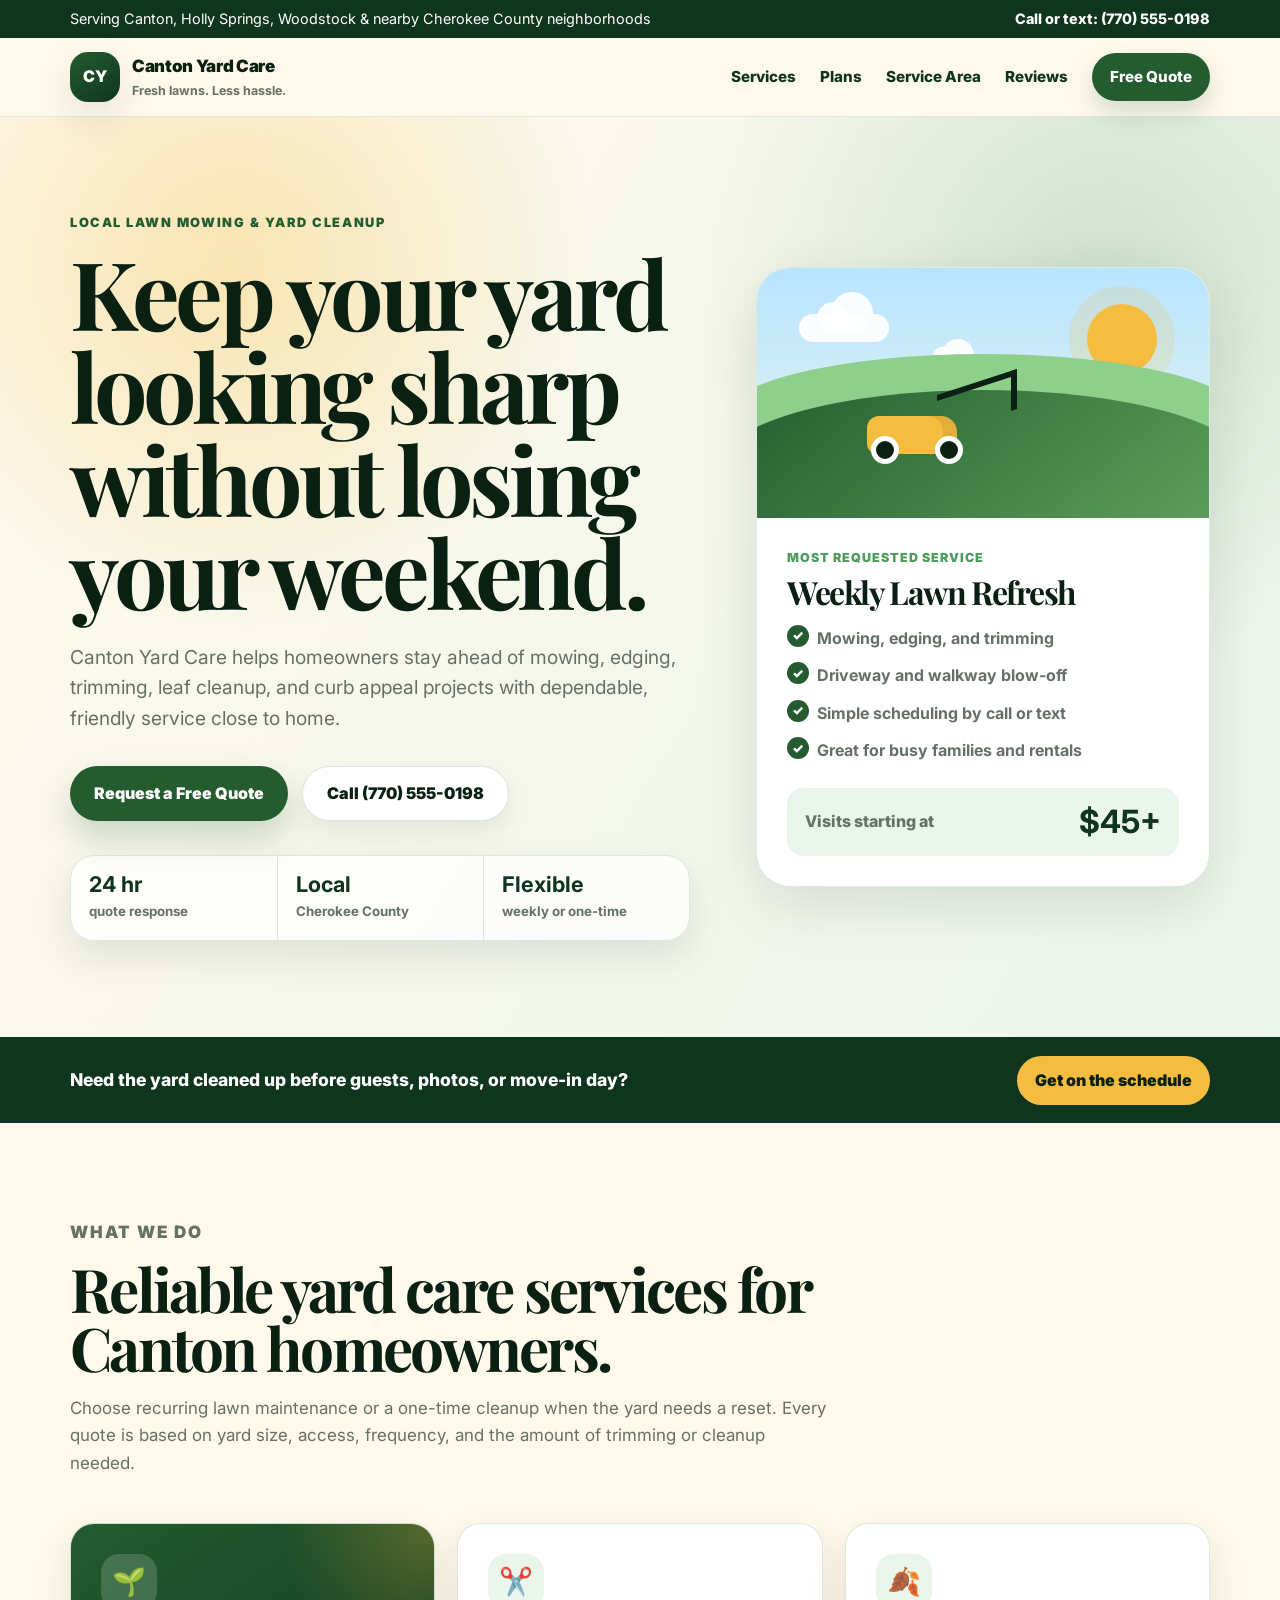
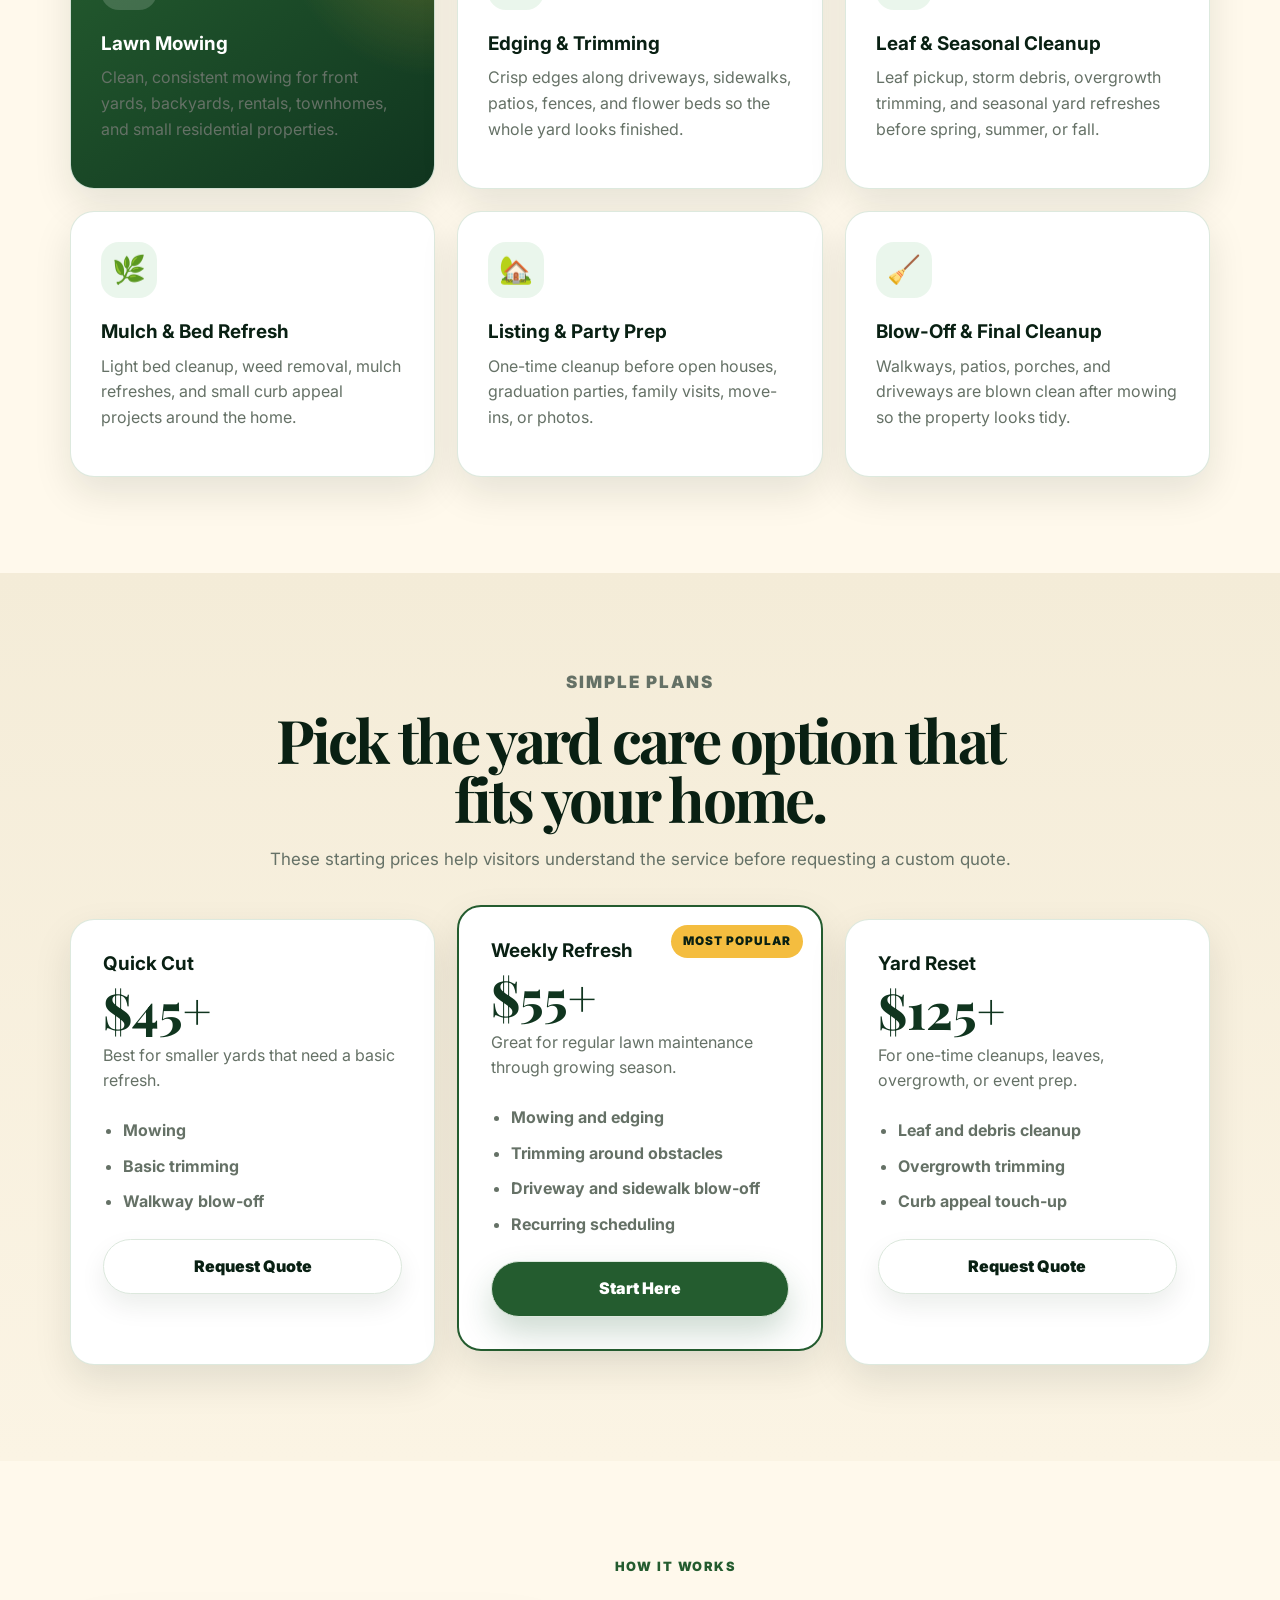
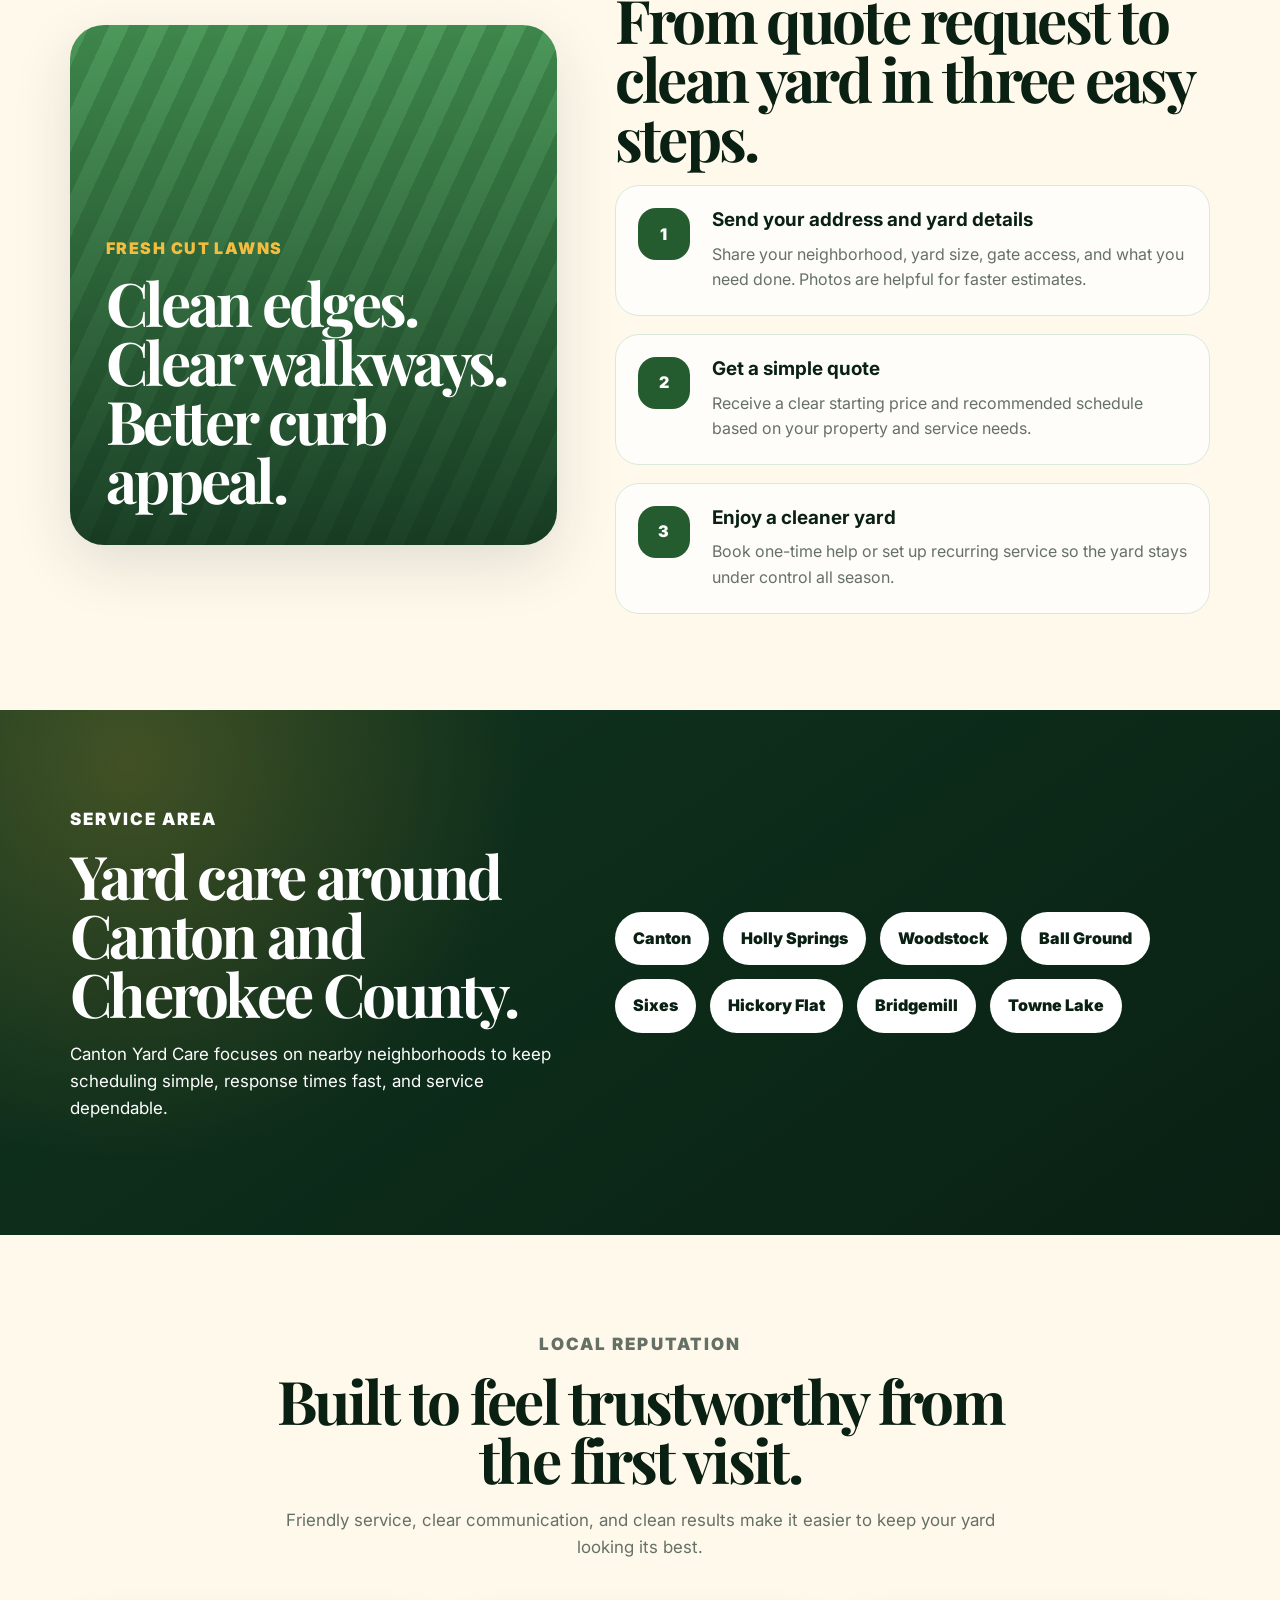
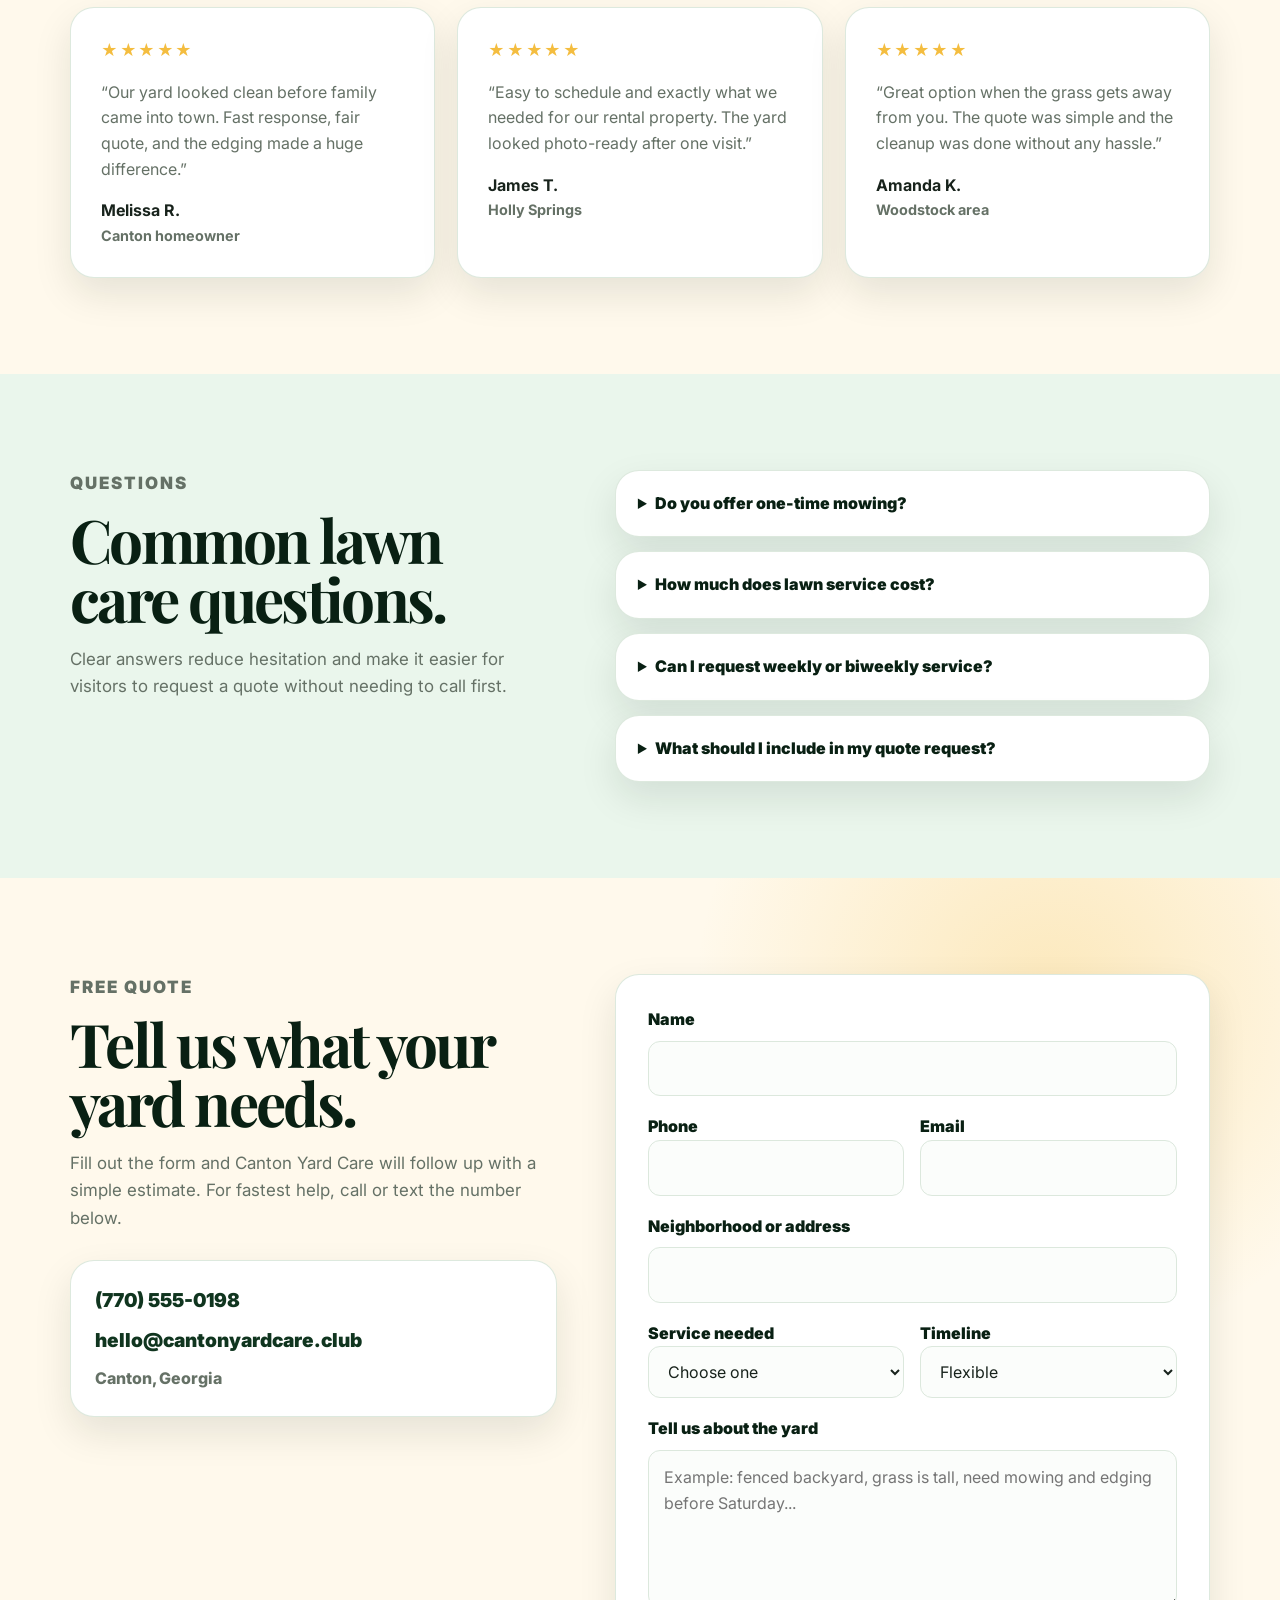
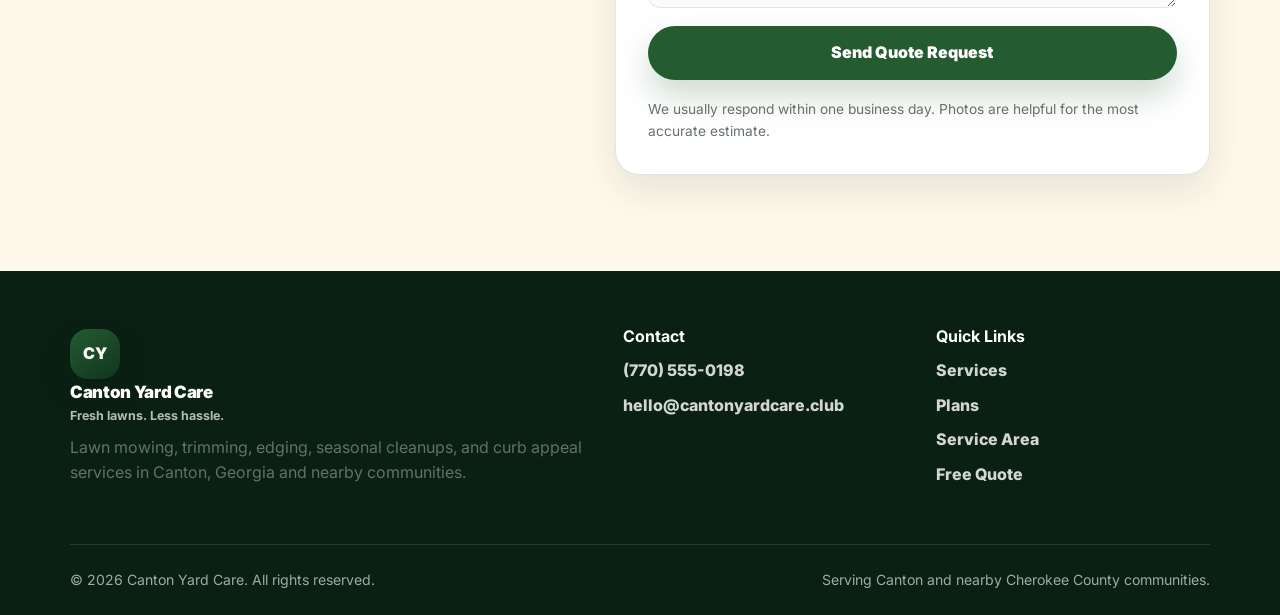
<file: index.html>
<!DOCTYPE html>
<html lang="en">
<head>
  <meta charset="UTF-8" />
  <meta name="viewport" content="width=device-width, initial-scale=1.0" />
  <meta
    name="description"
    content="Canton Yard Care provides lawn mowing, edging, trimming, seasonal cleanups, and curb appeal services in Canton, Georgia."
  />
  <meta name="theme-color" content="#245c2f" />

  <title>Canton Yard Care | Lawn Mowing & Yard Cleanup in Canton, GA</title>

  <link rel="preconnect" href="https://fonts.googleapis.com" />
  <link rel="preconnect" href="https://fonts.gstatic.com" crossorigin />
  <link
    href="https://fonts.googleapis.com/css2?family=Inter:wght@400;500;600;700;800;900&family=Playfair+Display:wght@700;800&display=swap"
    rel="stylesheet"
  />
  <link rel="stylesheet" href="styles.css" />
</head>
<body>
  <a class="skip-link" href="#main">Skip to main content</a>

  <header class="site-header" id="top">
    <div class="top-bar">
      <div class="container top-bar-inner">
        <p>Serving Canton, Holly Springs, Woodstock & nearby Cherokee County neighborhoods</p>
        <a href="tel:+17705550198">Call or text: (770) 555-0198</a>
      </div>
    </div>

    <nav class="navbar container" aria-label="Main navigation">
      <a class="brand" href="#top" aria-label="Canton Yard Care home">
        <span class="brand-mark" aria-hidden="true">CY</span>
        <span>
          <strong>Canton Yard Care</strong>
          <small>Fresh lawns. Less hassle.</small>
        </span>
      </a>

      <button
        class="nav-toggle"
        type="button"
        aria-label="Open navigation menu"
        aria-expanded="false"
        data-nav-toggle
      >
        <span></span>
        <span></span>
        <span></span>
      </button>

      <div class="nav-links" data-nav-links>
        <a href="#services">Services</a>
        <a href="#plans">Plans</a>
        <a href="#areas">Service Area</a>
        <a href="#reviews">Reviews</a>
        <a class="nav-cta" href="#quote">Free Quote</a>
      </div>
    </nav>
  </header>

  <main id="main">
    <section class="hero section">
      <div class="container hero-grid">
        <div class="hero-copy">
          <p class="eyebrow">Local lawn mowing & yard cleanup</p>
          <h1>Keep your yard looking sharp without losing your weekend.</h1>
          <p class="hero-text">
            Canton Yard Care helps homeowners stay ahead of mowing, edging,
            trimming, leaf cleanup, and curb appeal projects with dependable,
            friendly service close to home.
          </p>

          <div class="hero-actions">
            <a class="button primary" href="#quote">Request a Free Quote</a>
            <a class="button secondary" href="tel:+17705550198">Call (770) 555-0198</a>
          </div>

          <div class="trust-strip" aria-label="Highlights">
            <div>
              <strong>24 hr</strong>
              <span>quote response</span>
            </div>
            <div>
              <strong>Local</strong>
              <span>Cherokee County</span>
            </div>
            <div>
              <strong>Flexible</strong>
              <span>weekly or one-time</span>
            </div>
          </div>
        </div>

        <aside class="hero-panel" aria-label="Lawn care quote card">
          <div class="yard-illustration" aria-hidden="true">
            <div class="sun"></div>
            <div class="cloud cloud-one"></div>
            <div class="cloud cloud-two"></div>
            <div class="hill hill-back"></div>
            <div class="hill hill-front"></div>
            <div class="mower">
              <span class="mower-body"></span>
              <span class="mower-handle"></span>
              <span class="wheel wheel-left"></span>
              <span class="wheel wheel-right"></span>
            </div>
          </div>

          <div class="panel-content">
            <p class="panel-label">Most requested service</p>
            <h2>Weekly Lawn Refresh</h2>
            <ul class="check-list">
              <li>Mowing, edging, and trimming</li>
              <li>Driveway and walkway blow-off</li>
              <li>Simple scheduling by call or text</li>
              <li>Great for busy families and rentals</li>
            </ul>
            <div class="price-callout">
              <span>Visits starting at</span>
              <strong>$45+</strong>
            </div>
          </div>
        </aside>
      </div>
    </section>

    <section class="quick-quote-bar">
      <div class="container quick-quote-inner">
        <p>Need the yard cleaned up before guests, photos, or move-in day?</p>
        <a href="#quote">Get on the schedule</a>
      </div>
    </section>

    <section class="section" id="services">
      <div class="container">
        <div class="section-heading">
          <p class="eyebrow">What we do</p>
          <h2>Reliable yard care services for Canton homeowners.</h2>
          <p>
            Choose recurring lawn maintenance or a one-time cleanup when the yard
            needs a reset. Every quote is based on yard size, access, frequency,
            and the amount of trimming or cleanup needed.
          </p>
        </div>

        <div class="card-grid services-grid">
          <article class="service-card featured-service">
            <span class="service-icon">🌱</span>
            <h3>Lawn Mowing</h3>
            <p>
              Clean, consistent mowing for front yards, backyards, rentals,
              townhomes, and small residential properties.
            </p>
          </article>

          <article class="service-card">
            <span class="service-icon">✂️</span>
            <h3>Edging & Trimming</h3>
            <p>
              Crisp edges along driveways, sidewalks, patios, fences, and flower
              beds so the whole yard looks finished.
            </p>
          </article>

          <article class="service-card">
            <span class="service-icon">🍂</span>
            <h3>Leaf & Seasonal Cleanup</h3>
            <p>
              Leaf pickup, storm debris, overgrowth trimming, and seasonal yard
              refreshes before spring, summer, or fall.
            </p>
          </article>

          <article class="service-card">
            <span class="service-icon">🌿</span>
            <h3>Mulch & Bed Refresh</h3>
            <p>
              Light bed cleanup, weed removal, mulch refreshes, and small curb
              appeal projects around the home.
            </p>
          </article>

          <article class="service-card">
            <span class="service-icon">🏡</span>
            <h3>Listing & Party Prep</h3>
            <p>
              One-time cleanup before open houses, graduation parties, family
              visits, move-ins, or photos.
            </p>
          </article>

          <article class="service-card">
            <span class="service-icon">🧹</span>
            <h3>Blow-Off & Final Cleanup</h3>
            <p>
              Walkways, patios, porches, and driveways are blown clean after
              mowing so the property looks tidy.
            </p>
          </article>
        </div>
      </div>
    </section>

    <section class="section muted-section" id="plans">
      <div class="container">
        <div class="section-heading centered">
          <p class="eyebrow">Simple plans</p>
          <h2>Pick the yard care option that fits your home.</h2>
          <p>
            These starting prices help visitors understand the service before
            requesting a custom quote.
          </p>
        </div>

        <div class="pricing-grid">
          <article class="price-card">
            <h3>Quick Cut</h3>
            <p class="price">$45+</p>
            <p class="price-note">Best for smaller yards that need a basic refresh.</p>
            <ul>
              <li>Mowing</li>
              <li>Basic trimming</li>
              <li>Walkway blow-off</li>
            </ul>
            <a class="button price-button" href="#quote">Request Quote</a>
          </article>

          <article class="price-card popular">
            <div class="popular-badge">Most Popular</div>
            <h3>Weekly Refresh</h3>
            <p class="price">$55+</p>
            <p class="price-note">Great for regular lawn maintenance through growing season.</p>
            <ul>
              <li>Mowing and edging</li>
              <li>Trimming around obstacles</li>
              <li>Driveway and sidewalk blow-off</li>
              <li>Recurring scheduling</li>
            </ul>
            <a class="button primary price-button" href="#quote">Start Here</a>
          </article>

          <article class="price-card">
            <h3>Yard Reset</h3>
            <p class="price">$125+</p>
            <p class="price-note">For one-time cleanups, leaves, overgrowth, or event prep.</p>
            <ul>
              <li>Leaf and debris cleanup</li>
              <li>Overgrowth trimming</li>
              <li>Curb appeal touch-up</li>
            </ul>
            <a class="button price-button" href="#quote">Request Quote</a>
          </article>
        </div>
      </div>
    </section>

    <section class="section split-section" id="process">
      <div class="container split-grid">
        <div class="photo-card">
          <p>Fresh cut lawns</p>
          <h2>Clean edges. Clear walkways. Better curb appeal.</h2>
        </div>

        <div class="process-copy">
          <p class="eyebrow">How it works</p>
          <h2>From quote request to clean yard in three easy steps.</h2>

          <div class="steps">
            <div class="step">
              <span>1</span>
              <div>
                <h3>Send your address and yard details</h3>
                <p>
                  Share your neighborhood, yard size, gate access, and what you
                  need done. Photos are helpful for faster estimates.
                </p>
              </div>
            </div>

            <div class="step">
              <span>2</span>
              <div>
                <h3>Get a simple quote</h3>
                <p>
                  Receive a clear starting price and recommended schedule based
                  on your property and service needs.
                </p>
              </div>
            </div>

            <div class="step">
              <span>3</span>
              <div>
                <h3>Enjoy a cleaner yard</h3>
                <p>
                  Book one-time help or set up recurring service so the yard
                  stays under control all season.
                </p>
              </div>
            </div>
          </div>
        </div>
      </div>
    </section>

    <section class="section area-section" id="areas">
      <div class="container area-grid">
        <div>
          <p class="eyebrow">Service area</p>
          <h2>Yard care around Canton and Cherokee County.</h2>
          <p>
            Canton Yard Care focuses on nearby neighborhoods to keep scheduling
            simple, response times fast, and service dependable.
          </p>
        </div>

        <div class="area-list" aria-label="Service area list">
          <span>Canton</span>
          <span>Holly Springs</span>
          <span>Woodstock</span>
          <span>Ball Ground</span>
          <span>Sixes</span>
          <span>Hickory Flat</span>
          <span>Bridgemill</span>
          <span>Towne Lake</span>
        </div>
      </div>
    </section>

    <section class="section" id="reviews">
      <div class="container">
        <div class="section-heading centered">
          <p class="eyebrow">Local reputation</p>
          <h2>Built to feel trustworthy from the first visit.</h2>
          <p>
            Friendly service, clear communication, and clean results make it
            easier to keep your yard looking its best.
          </p>
        </div>

        <div class="review-grid">
          <article class="review-card">
            <div class="stars" aria-label="Five star review">★★★★★</div>
            <p>
              “Our yard looked clean before family came into town. Fast response,
              fair quote, and the edging made a huge difference.”
            </p>
            <strong>Melissa R.</strong>
            <span>Canton homeowner</span>
          </article>

          <article class="review-card">
            <div class="stars" aria-label="Five star review">★★★★★</div>
            <p>
              “Easy to schedule and exactly what we needed for our rental property.
              The yard looked photo-ready after one visit.”
            </p>
            <strong>James T.</strong>
            <span>Holly Springs</span>
          </article>

          <article class="review-card">
            <div class="stars" aria-label="Five star review">★★★★★</div>
            <p>
              “Great option when the grass gets away from you. The quote was simple
              and the cleanup was done without any hassle.”
            </p>
            <strong>Amanda K.</strong>
            <span>Woodstock area</span>
          </article>
        </div>
      </div>
    </section>

    <section class="section faq-section">
      <div class="container faq-grid">
        <div>
          <p class="eyebrow">Questions</p>
          <h2>Common lawn care questions.</h2>
          <p>
            Clear answers reduce hesitation and make it easier for visitors to
            request a quote without needing to call first.
          </p>
        </div>

        <div class="faq-list">
          <details>
            <summary>Do you offer one-time mowing?</summary>
            <p>
              Yes. One-time cuts are available for move-ins, parties, listing
              photos, vacations, or yards that simply need a reset.
            </p>
          </details>

          <details>
            <summary>How much does lawn service cost?</summary>
            <p>
              Most basic visits start around $45, but the final quote depends on
              yard size, grass height, trimming, access, and service frequency.
            </p>
          </details>

          <details>
            <summary>Can I request weekly or biweekly service?</summary>
            <p>
              Yes. Weekly service is best during heavy growing season, while
              biweekly service can work for smaller or slower-growing yards.
            </p>
          </details>

          <details>
            <summary>What should I include in my quote request?</summary>
            <p>
              Include your address or neighborhood, the service needed, photos if
              available, whether there is a fenced backyard, and your preferred schedule.
            </p>
          </details>
        </div>
      </div>
    </section>

    <section class="section quote-section" id="quote">
      <div class="container quote-grid">
        <div class="quote-copy">
          <p class="eyebrow">Free quote</p>
          <h2>Tell us what your yard needs.</h2>
          <p>
            Fill out the form and Canton Yard Care will follow up with a simple
            estimate. For fastest help, call or text the number below.
          </p>

          <div class="contact-card">
            <a href="tel:+17705550198">(770) 555-0198</a>
            <a href="mailto:hello@cantonyardcare.club">hello@cantonyardcare.club</a>
            <span>Canton, Georgia</span>
          </div>
        </div>

        <form
          class="quote-form"
          action="https://formspree.io/f/your-form-id"
          method="POST"
        >
          <div class="form-row">
            <label for="name">Name</label>
            <input id="name" name="name" type="text" autocomplete="name" required />
          </div>

          <div class="form-row two-column">
            <div>
              <label for="phone">Phone</label>
              <input id="phone" name="phone" type="tel" autocomplete="tel" required />
            </div>
            <div>
              <label for="email">Email</label>
              <input id="email" name="email" type="email" autocomplete="email" />
            </div>
          </div>

          <div class="form-row">
            <label for="address">Neighborhood or address</label>
            <input id="address" name="address" type="text" autocomplete="street-address" />
          </div>

          <div class="form-row two-column">
            <div>
              <label for="service">Service needed</label>
              <select id="service" name="service" required>
                <option value="">Choose one</option>
                <option value="mowing">Mowing</option>
                <option value="recurring-service">Recurring service</option>
                <option value="yard-cleanup">Yard cleanup</option>
                <option value="mulch-beds">Mulch or bed refresh</option>
                <option value="not-sure">Not sure yet</option>
              </select>
            </div>
            <div>
              <label for="timeline">Timeline</label>
              <select id="timeline" name="timeline">
                <option value="flexible">Flexible</option>
                <option value="this-week">This week</option>
                <option value="next-week">Next week</option>
                <option value="recurring">Recurring schedule</option>
              </select>
            </div>
          </div>

          <div class="form-row">
            <label for="message">Tell us about the yard</label>
            <textarea
              id="message"
              name="message"
              rows="5"
              placeholder="Example: fenced backyard, grass is tall, need mowing and edging before Saturday..."
            ></textarea>
          </div>

          <button class="button primary form-button" type="submit">Send Quote Request</button>
          <p class="form-note">
            We usually respond within one business day. Photos are helpful for the most accurate estimate.
          </p>
        </form>
      </div>
    </section>
  </main>

  <footer class="site-footer">
    <div class="container footer-grid">
      <div>
        <a class="brand footer-brand" href="#top" aria-label="Canton Yard Care home">
          <span class="brand-mark" aria-hidden="true">CY</span>
          <span>
            <strong>Canton Yard Care</strong>
            <small>Fresh lawns. Less hassle.</small>
          </span>
        </a>
        <p>
          Lawn mowing, trimming, edging, seasonal cleanups, and curb appeal
          services in Canton, Georgia and nearby communities.
        </p>
      </div>

      <div>
        <h2>Contact</h2>
        <a href="tel:+17705550198">(770) 555-0198</a>
        <a href="mailto:hello@cantonyardcare.club">hello@cantonyardcare.club</a>
      </div>

      <div>
        <h2>Quick Links</h2>
        <a href="#services">Services</a>
        <a href="#plans">Plans</a>
        <a href="#areas">Service Area</a>
        <a href="#quote">Free Quote</a>
      </div>
    </div>

    <div class="container footer-bottom">
      <p>© <span data-year></span> Canton Yard Care. All rights reserved.</p>
      <p>Serving Canton and nearby Cherokee County communities.</p>
    </div>
  </footer>

  <script src="script.js"></script>
</body>
</html>
</file>
<file: styles.css>
:root {
  --green-950: #092013;
  --green-900: #10351f;
  --green-800: #17492b;
  --green-700: #245c2f;
  --green-500: #4f9d5d;
  --green-100: #eaf6ec;
  --gold-500: #f4bd3f;
  --cream: #fff9ec;
  --sand: #f4ecd8;
  --white: #ffffff;
  --text: #18231c;
  --muted: #657166;
  --border: #dce8dd;
  --shadow-soft: 0 20px 60px rgba(9, 32, 19, 0.12);
  --shadow-card: 0 16px 38px rgba(9, 32, 19, 0.1);
  --radius-xl: 34px;
  --radius-lg: 24px;
  --radius-md: 16px;
  --radius-sm: 12px;
}

* {
  box-sizing: border-box;
}

html {
  scroll-behavior: smooth;
}

body {
  margin: 0;
  color: var(--text);
  background: var(--cream);
  font-family: "Inter", Arial, sans-serif;
  line-height: 1.6;
}

body.nav-open {
  overflow: hidden;
}

a {
  color: inherit;
  text-decoration: none;
}

button,
input,
select,
textarea {
  font: inherit;
}

.skip-link {
  position: absolute;
  top: -100px;
  left: 20px;
  z-index: 100;
  padding: 10px 14px;
  color: var(--white);
  background: var(--green-900);
  border-radius: var(--radius-sm);
}

.skip-link:focus {
  top: 20px;
}

.container {
  width: min(1140px, calc(100% - 40px));
  margin: 0 auto;
}

.section {
  padding: 96px 0;
}

.site-header {
  position: sticky;
  top: 0;
  z-index: 50;
  background: rgba(255, 249, 236, 0.92);
  border-bottom: 1px solid rgba(220, 232, 221, 0.86);
  backdrop-filter: blur(16px);
}

.top-bar {
  color: var(--white);
  background: var(--green-900);
  font-size: 0.9rem;
}

.top-bar-inner {
  min-height: 38px;
  display: flex;
  align-items: center;
  justify-content: space-between;
  gap: 18px;
}

.top-bar p {
  margin: 0;
}

.top-bar a {
  font-weight: 800;
}

.navbar {
  min-height: 78px;
  display: flex;
  align-items: center;
  justify-content: space-between;
  gap: 28px;
}

.brand {
  display: inline-flex;
  align-items: center;
  gap: 12px;
  min-width: max-content;
}

.brand-mark {
  width: 50px;
  height: 50px;
  display: grid;
  place-items: center;
  color: var(--white);
  background: linear-gradient(145deg, var(--green-700), var(--green-900));
  border-radius: 18px;
  box-shadow: var(--shadow-card);
  font-weight: 900;
}

.brand strong,
.brand small {
  display: block;
}

.brand strong {
  color: var(--green-950);
  font-size: 1.06rem;
  font-weight: 900;
  letter-spacing: -0.02em;
}

.brand small {
  color: var(--muted);
  font-size: 0.78rem;
  font-weight: 700;
}

.nav-links {
  display: flex;
  align-items: center;
  gap: 24px;
  color: var(--green-900);
  font-size: 0.95rem;
  font-weight: 800;
}

.nav-links a:not(.nav-cta) {
  padding: 10px 0;
}

.nav-links a:hover {
  color: var(--green-500);
}

.nav-cta {
  padding: 12px 18px;
  color: var(--white);
  background: var(--green-700);
  border-radius: 999px;
  box-shadow: 0 12px 24px rgba(31, 91, 52, 0.18);
}

.nav-toggle {
  display: none;
  width: 46px;
  height: 46px;
  border: 0;
  background: var(--green-100);
  border-radius: var(--radius-sm);
  cursor: pointer;
}

.nav-toggle span {
  display: block;
  width: 22px;
  height: 2px;
  margin: 5px auto;
  background: var(--green-900);
  transition: transform 180ms ease, opacity 180ms ease;
}

.hero {
  overflow: hidden;
  min-height: 760px;
  display: flex;
  align-items: center;
  background:
    radial-gradient(circle at 18% 16%, rgba(244, 189, 63, 0.34), transparent 28%),
    radial-gradient(circle at 86% 18%, rgba(63, 138, 82, 0.2), transparent 30%),
    linear-gradient(120deg, rgba(255, 249, 236, 0.96), rgba(234, 246, 236, 0.9));
}

.hero-grid {
  display: grid;
  grid-template-columns: minmax(0, 1.08fr) minmax(330px, 0.78fr);
  align-items: center;
  gap: 58px;
}

.eyebrow {
  margin: 0 0 13px;
  color: var(--green-700);
  font-size: 0.8rem;
  font-weight: 900;
  letter-spacing: 0.12em;
  text-transform: uppercase;
}

h1,
h2,
h3,
p {
  margin-top: 0;
}

h1,
h2 {
  color: var(--green-950);
  font-family: "Playfair Display", Georgia, serif;
  line-height: 0.98;
  letter-spacing: -0.045em;
}

h1 {
  max-width: 760px;
  margin-bottom: 24px;
  font-size: clamp(3.2rem, 7.4vw, 6.4rem);
}

h2 {
  margin-bottom: 18px;
  font-size: clamp(2.2rem, 4.7vw, 4rem);
}

h3 {
  margin-bottom: 10px;
  color: var(--green-950);
  font-size: 1.18rem;
  line-height: 1.25;
}

.hero-text {
  max-width: 650px;
  margin-bottom: 32px;
  color: var(--muted);
  font-size: 1.2rem;
}

.hero-actions {
  display: flex;
  flex-wrap: wrap;
  gap: 14px;
  margin-bottom: 34px;
}

.button {
  display: inline-flex;
  align-items: center;
  justify-content: center;
  min-height: 52px;
  padding: 14px 24px;
  border: 0;
  border-radius: 999px;
  font-weight: 900;
  cursor: pointer;
  transition: transform 180ms ease, box-shadow 180ms ease, background 180ms ease;
}

.button:hover {
  transform: translateY(-2px);
}

.button.primary {
  color: var(--white);
  background: var(--green-700);
  box-shadow: 0 16px 32px rgba(31, 91, 52, 0.22);
}

.button.primary:hover {
  background: var(--green-900);
}

.button.secondary,
.price-button {
  color: var(--green-950);
  background: var(--white);
  border: 1px solid var(--border);
  box-shadow: 0 12px 26px rgba(9, 32, 19, 0.08);
}

.trust-strip {
  display: grid;
  grid-template-columns: repeat(3, minmax(0, 1fr));
  max-width: 620px;
  overflow: hidden;
  background: rgba(255, 255, 255, 0.72);
  border: 1px solid rgba(220, 232, 221, 0.95);
  border-radius: var(--radius-lg);
  box-shadow: var(--shadow-card);
}

.trust-strip div {
  padding: 18px;
}

.trust-strip div + div {
  border-left: 1px solid var(--border);
}

.trust-strip strong,
.trust-strip span {
  display: block;
}

.trust-strip strong {
  color: var(--green-900);
  font-size: 1.35rem;
  line-height: 1;
}

.trust-strip span {
  margin-top: 5px;
  color: var(--muted);
  font-size: 0.83rem;
  font-weight: 700;
}

.hero-panel {
  overflow: hidden;
  background: var(--white);
  border: 1px solid rgba(220, 232, 221, 0.92);
  border-radius: var(--radius-xl);
  box-shadow: var(--shadow-soft);
}

.yard-illustration {
  position: relative;
  height: 250px;
  overflow: hidden;
  background: linear-gradient(180deg, #b8e4ff 0%, #eaf6ec 100%);
}

.sun {
  position: absolute;
  top: 36px;
  right: 52px;
  width: 70px;
  height: 70px;
  background: var(--gold-500);
  border-radius: 50%;
  box-shadow: 0 0 0 18px rgba(244, 189, 63, 0.18);
}

.cloud {
  position: absolute;
  width: 90px;
  height: 28px;
  background: rgba(255, 255, 255, 0.9);
  border-radius: 999px;
}

.cloud::before,
.cloud::after {
  content: "";
  position: absolute;
  bottom: 8px;
  background: rgba(255, 255, 255, 0.9);
  border-radius: 50%;
}

.cloud::before {
  left: 18px;
  width: 32px;
  height: 32px;
}

.cloud::after {
  right: 16px;
  width: 42px;
  height: 42px;
}

.cloud-one {
  left: 42px;
  top: 46px;
}

.cloud-two {
  left: 150px;
  top: 84px;
  transform: scale(0.75);
}

.hill {
  position: absolute;
  left: -8%;
  width: 116%;
  border-radius: 50% 50% 0 0;
}

.hill-back {
  bottom: 34px;
  height: 130px;
  background: #8ecf8b;
}

.hill-front {
  bottom: -22px;
  height: 150px;
  background: linear-gradient(140deg, var(--green-700), #60a35d);
}

.mower {
  position: absolute;
  left: 90px;
  bottom: 46px;
  width: 170px;
  height: 80px;
}

.mower-body {
  position: absolute;
  left: 20px;
  bottom: 18px;
  width: 90px;
  height: 38px;
  background: var(--gold-500);
  border-radius: 12px 16px 10px 10px;
  box-shadow: inset -14px 0 0 rgba(0, 0, 0, 0.08);
}

.mower-handle {
  position: absolute;
  left: 90px;
  bottom: 50px;
  width: 80px;
  height: 40px;
  border-top: 6px solid var(--green-950);
  border-right: 6px solid var(--green-950);
  transform: skewY(-18deg);
}

.wheel {
  position: absolute;
  bottom: 8px;
  width: 28px;
  height: 28px;
  background: var(--green-950);
  border: 5px solid var(--white);
  border-radius: 50%;
}

.wheel-left {
  left: 24px;
}

.wheel-right {
  left: 88px;
}

.panel-content {
  padding: 30px;
}

.panel-label {
  margin-bottom: 8px;
  color: var(--green-500);
  font-size: 0.78rem;
  font-weight: 900;
  letter-spacing: 0.08em;
  text-transform: uppercase;
}

.panel-content h2 {
  margin-bottom: 18px;
  font-size: 2rem;
}

.check-list {
  display: grid;
  gap: 12px;
  margin: 0 0 24px;
  padding: 0;
  list-style: none;
}

.check-list li {
  position: relative;
  padding-left: 30px;
  color: var(--muted);
  font-weight: 700;
}

.check-list li::before {
  content: "✓";
  position: absolute;
  left: 0;
  top: -1px;
  width: 22px;
  height: 22px;
  display: grid;
  place-items: center;
  color: var(--white);
  background: var(--green-700);
  border-radius: 50%;
  font-size: 0.82rem;
  font-weight: 900;
}

.price-callout {
  display: flex;
  align-items: center;
  justify-content: space-between;
  gap: 16px;
  padding: 18px;
  background: var(--green-100);
  border-radius: var(--radius-md);
}

.price-callout span {
  color: var(--muted);
  font-weight: 800;
}

.price-callout strong {
  color: var(--green-900);
  font-size: 2rem;
  line-height: 1;
}

.quick-quote-bar {
  color: var(--white);
  background: var(--green-900);
}

.quick-quote-inner {
  min-height: 86px;
  display: flex;
  align-items: center;
  justify-content: space-between;
  gap: 22px;
}

.quick-quote-inner p {
  margin: 0;
  font-size: 1.1rem;
  font-weight: 800;
}

.quick-quote-inner a {
  min-width: max-content;
  padding: 12px 18px;
  color: var(--green-950);
  background: var(--gold-500);
  border-radius: 999px;
  font-weight: 900;
}

.section-heading {
  max-width: 760px;
  margin-bottom: 46px;
}

.section-heading.centered {
  margin-right: auto;
  margin-left: auto;
  text-align: center;
}

.section-heading p,
.area-grid p,
.faq-grid > div > p,
.quote-copy > p {
  color: var(--muted);
  font-size: 1.06rem;
}

.card-grid {
  display: grid;
  gap: 22px;
}

.services-grid {
  grid-template-columns: repeat(3, minmax(0, 1fr));
}

.service-card,
.price-card,
.review-card,
.quote-form,
.contact-card,
.faq-list details {
  background: var(--white);
  border: 1px solid rgba(220, 232, 221, 0.95);
  border-radius: var(--radius-lg);
  box-shadow: var(--shadow-card);
}

.service-card {
  min-height: 250px;
  padding: 30px;
}

.featured-service {
  color: var(--white);
  background:
    radial-gradient(circle at 100% 0%, rgba(244, 189, 63, 0.28), transparent 34%),
    linear-gradient(145deg, var(--green-700), var(--green-900));
}

.featured-service h3,
.featured-service p {
  color: var(--white);
}

.service-icon {
  width: 56px;
  height: 56px;
  display: grid;
  place-items: center;
  margin-bottom: 22px;
  background: var(--green-100);
  border-radius: 18px;
  font-size: 1.7rem;
}

.featured-service .service-icon {
  background: rgba(255, 255, 255, 0.16);
}

.service-card p,
.price-note,
.review-card p,
.faq-list p,
.step p,
.site-footer p {
  color: var(--muted);
}

.muted-section {
  background: linear-gradient(180deg, var(--sand), #fbf4e4);
}

.pricing-grid,
.review-grid {
  display: grid;
  grid-template-columns: repeat(3, minmax(0, 1fr));
  gap: 22px;
}

.price-card {
  position: relative;
  padding: 32px;
}

.price-card.popular {
  transform: translateY(-14px);
  border: 2px solid var(--green-700);
}

.popular-badge {
  position: absolute;
  top: 18px;
  right: 18px;
  padding: 7px 12px;
  color: var(--green-950);
  background: var(--gold-500);
  border-radius: 999px;
  font-size: 0.74rem;
  font-weight: 900;
  letter-spacing: 0.08em;
  text-transform: uppercase;
}

.price {
  margin-bottom: 8px;
  color: var(--green-900);
  font-family: "Playfair Display", Georgia, serif;
  font-size: 3.1rem;
  font-weight: 800;
  line-height: 1;
}

.price-card ul {
  display: grid;
  gap: 10px;
  margin: 24px 0;
  padding-left: 20px;
  color: var(--muted);
  font-weight: 700;
}

.price-button {
  width: 100%;
}

.split-grid,
.area-grid,
.faq-grid,
.quote-grid {
  display: grid;
  grid-template-columns: minmax(0, 0.9fr) minmax(0, 1.1fr);
  align-items: center;
  gap: 58px;
}

.photo-card {
  min-height: 520px;
  display: flex;
  flex-direction: column;
  justify-content: end;
  padding: 36px;
  color: var(--white);
  overflow: hidden;
  border-radius: var(--radius-xl);
  box-shadow: var(--shadow-soft);
  background:
    linear-gradient(180deg, rgba(9, 32, 19, 0.04), rgba(9, 32, 19, 0.75)),
    repeating-linear-gradient(
      115deg,
      #4f9d5d 0,
      #4f9d5d 18px,
      #408a4d 18px,
      #408a4d 36px
    );
}

.photo-card p {
  margin-bottom: 12px;
  color: var(--gold-500);
  font-weight: 900;
  letter-spacing: 0.09em;
  text-transform: uppercase;
}

.photo-card h2 {
  margin-bottom: 0;
  color: var(--white);
}

.steps {
  display: grid;
  gap: 18px;
}

.step {
  display: grid;
  grid-template-columns: 56px 1fr;
  gap: 18px;
  padding: 22px;
  background: rgba(255, 255, 255, 0.72);
  border: 1px solid var(--border);
  border-radius: var(--radius-lg);
}

.step span {
  width: 52px;
  height: 52px;
  display: grid;
  place-items: center;
  color: var(--white);
  background: var(--green-700);
  border-radius: 18px;
  font-weight: 900;
}

.step p {
  margin-bottom: 0;
}

.area-section {
  color: var(--white);
  background:
    radial-gradient(circle at 10% 10%, rgba(244, 189, 63, 0.22), transparent 32%),
    linear-gradient(145deg, var(--green-900), var(--green-950));
}

.area-section h2,
.area-section p,
.area-section .eyebrow {
  color: var(--white);
}

.area-list {
  display: flex;
  flex-wrap: wrap;
  gap: 14px;
}

.area-list span {
  padding: 14px 18px;
  color: var(--green-950);
  background: var(--white);
  border-radius: 999px;
  font-weight: 900;
}

.review-card {
  padding: 30px;
}

.stars {
  margin-bottom: 16px;
  color: var(--gold-500);
  letter-spacing: 0.1em;
  font-weight: 900;
}

.review-card strong,
.review-card span {
  display: block;
}

.review-card span {
  color: var(--muted);
  font-size: 0.9rem;
  font-weight: 700;
}

.faq-section {
  background: var(--green-100);
}

.faq-grid {
  align-items: start;
}

.faq-list {
  display: grid;
  gap: 14px;
}

.faq-list details {
  padding: 20px 22px;
}

.faq-list summary {
  color: var(--green-950);
  font-weight: 900;
  cursor: pointer;
}

.faq-list p {
  margin: 12px 0 0;
}

.quote-section {
  background:
    radial-gradient(circle at 82% 12%, rgba(244, 189, 63, 0.28), transparent 26%),
    var(--cream);
}

.quote-grid {
  align-items: start;
}

.contact-card {
  display: grid;
  gap: 10px;
  margin-top: 28px;
  padding: 24px;
}

.contact-card a {
  color: var(--green-900);
  font-size: 1.2rem;
  font-weight: 900;
}

.contact-card span {
  color: var(--muted);
  font-weight: 800;
}

.quote-form {
  display: grid;
  gap: 18px;
  padding: 32px;
}

.form-row {
  display: grid;
  gap: 8px;
}

.form-row.two-column {
  grid-template-columns: repeat(2, minmax(0, 1fr));
  gap: 16px;
}

label {
  color: var(--green-950);
  font-weight: 900;
}

input,
select,
textarea {
  width: 100%;
  padding: 14px 15px;
  color: var(--text);
  background: #fbfdfb;
  border: 1px solid var(--border);
  border-radius: var(--radius-sm);
  outline: none;
}

input:focus,
select:focus,
textarea:focus {
  border-color: var(--green-500);
  box-shadow: 0 0 0 4px rgba(63, 138, 82, 0.14);
}

textarea {
  resize: vertical;
}

.form-button {
  width: 100%;
}

.form-note {
  margin: 0;
  color: var(--muted);
  font-size: 0.86rem;
}

.site-footer {
  padding: 58px 0 24px;
  color: rgba(255, 255, 255, 0.82);
  background: var(--green-950);
}

.footer-grid {
  display: grid;
  grid-template-columns: 1.5fr 0.8fr 0.8fr;
  gap: 40px;
}

.footer-brand {
  margin-bottom: 18px;
}

.footer-brand strong,
.site-footer h2 {
  color: var(--white);
}

.footer-brand small {
  color: rgba(255, 255, 255, 0.7);
}

.site-footer h2 {
  margin-bottom: 14px;
  font-family: "Inter", Arial, sans-serif;
  font-size: 1rem;
  letter-spacing: 0;
}

.site-footer a {
  display: block;
  margin-bottom: 9px;
  font-weight: 800;
}

.site-footer a:hover {
  color: var(--gold-500);
}

.footer-bottom {
  display: flex;
  align-items: center;
  justify-content: space-between;
  gap: 20px;
  margin-top: 42px;
  padding-top: 24px;
  border-top: 1px solid rgba(255, 255, 255, 0.12);
}

.footer-bottom p {
  margin: 0;
  color: rgba(255, 255, 255, 0.62);
  font-size: 0.88rem;
}

@media (max-width: 920px) {
  .top-bar-inner {
    justify-content: center;
    text-align: center;
  }

  .top-bar p {
    display: none;
  }

  .nav-toggle {
    display: block;
  }

  .nav-toggle[aria-expanded="true"] span:nth-child(1) {
    transform: translateY(7px) rotate(45deg);
  }

  .nav-toggle[aria-expanded="true"] span:nth-child(2) {
    opacity: 0;
  }

  .nav-toggle[aria-expanded="true"] span:nth-child(3) {
    transform: translateY(-7px) rotate(-45deg);
  }

  .nav-links {
    position: fixed;
    inset: 117px 20px auto;
    display: none;
    flex-direction: column;
    align-items: stretch;
    gap: 0;
    padding: 18px;
    background: var(--white);
    border: 1px solid var(--border);
    border-radius: var(--radius-lg);
    box-shadow: var(--shadow-soft);
  }

  .nav-links.is-open {
    display: flex;
  }

  .nav-links a {
    padding: 14px 12px;
  }

  .nav-cta {
    text-align: center;
  }

  .hero {
    min-height: auto;
  }

  .hero-grid,
  .split-grid,
  .area-grid,
  .faq-grid,
  .quote-grid {
    grid-template-columns: 1fr;
  }

  .services-grid,
  .pricing-grid,
  .review-grid,
  .footer-grid {
    grid-template-columns: 1fr 1fr;
  }

  .price-card.popular {
    transform: none;
  }
}

@media (max-width: 680px) {
  .container {
    width: min(100% - 28px, 1140px);
  }

  .section {
    padding: 72px 0;
  }

  .navbar {
    min-height: 74px;
  }

  .brand small {
    display: none;
  }

  h1 {
    font-size: clamp(2.8rem, 16vw, 4.3rem);
  }

  .hero-text {
    font-size: 1.05rem;
  }

  .hero-actions,
  .quick-quote-inner,
  .footer-bottom {
    align-items: stretch;
    flex-direction: column;
  }

  .button,
  .quick-quote-inner a {
    width: 100%;
  }

  .trust-strip,
  .services-grid,
  .pricing-grid,
  .review-grid,
  .footer-grid,
  .form-row.two-column {
    grid-template-columns: 1fr;
  }

  .trust-strip div + div {
    border-top: 1px solid var(--border);
    border-left: 0;
  }

  .yard-illustration {
    height: 220px;
  }

  .mower {
    left: 48px;
  }

  .service-card,
  .price-card,
  .review-card,
  .quote-form {
    padding: 24px;
  }

  .photo-card {
    min-height: 420px;
  }
}
</file>
